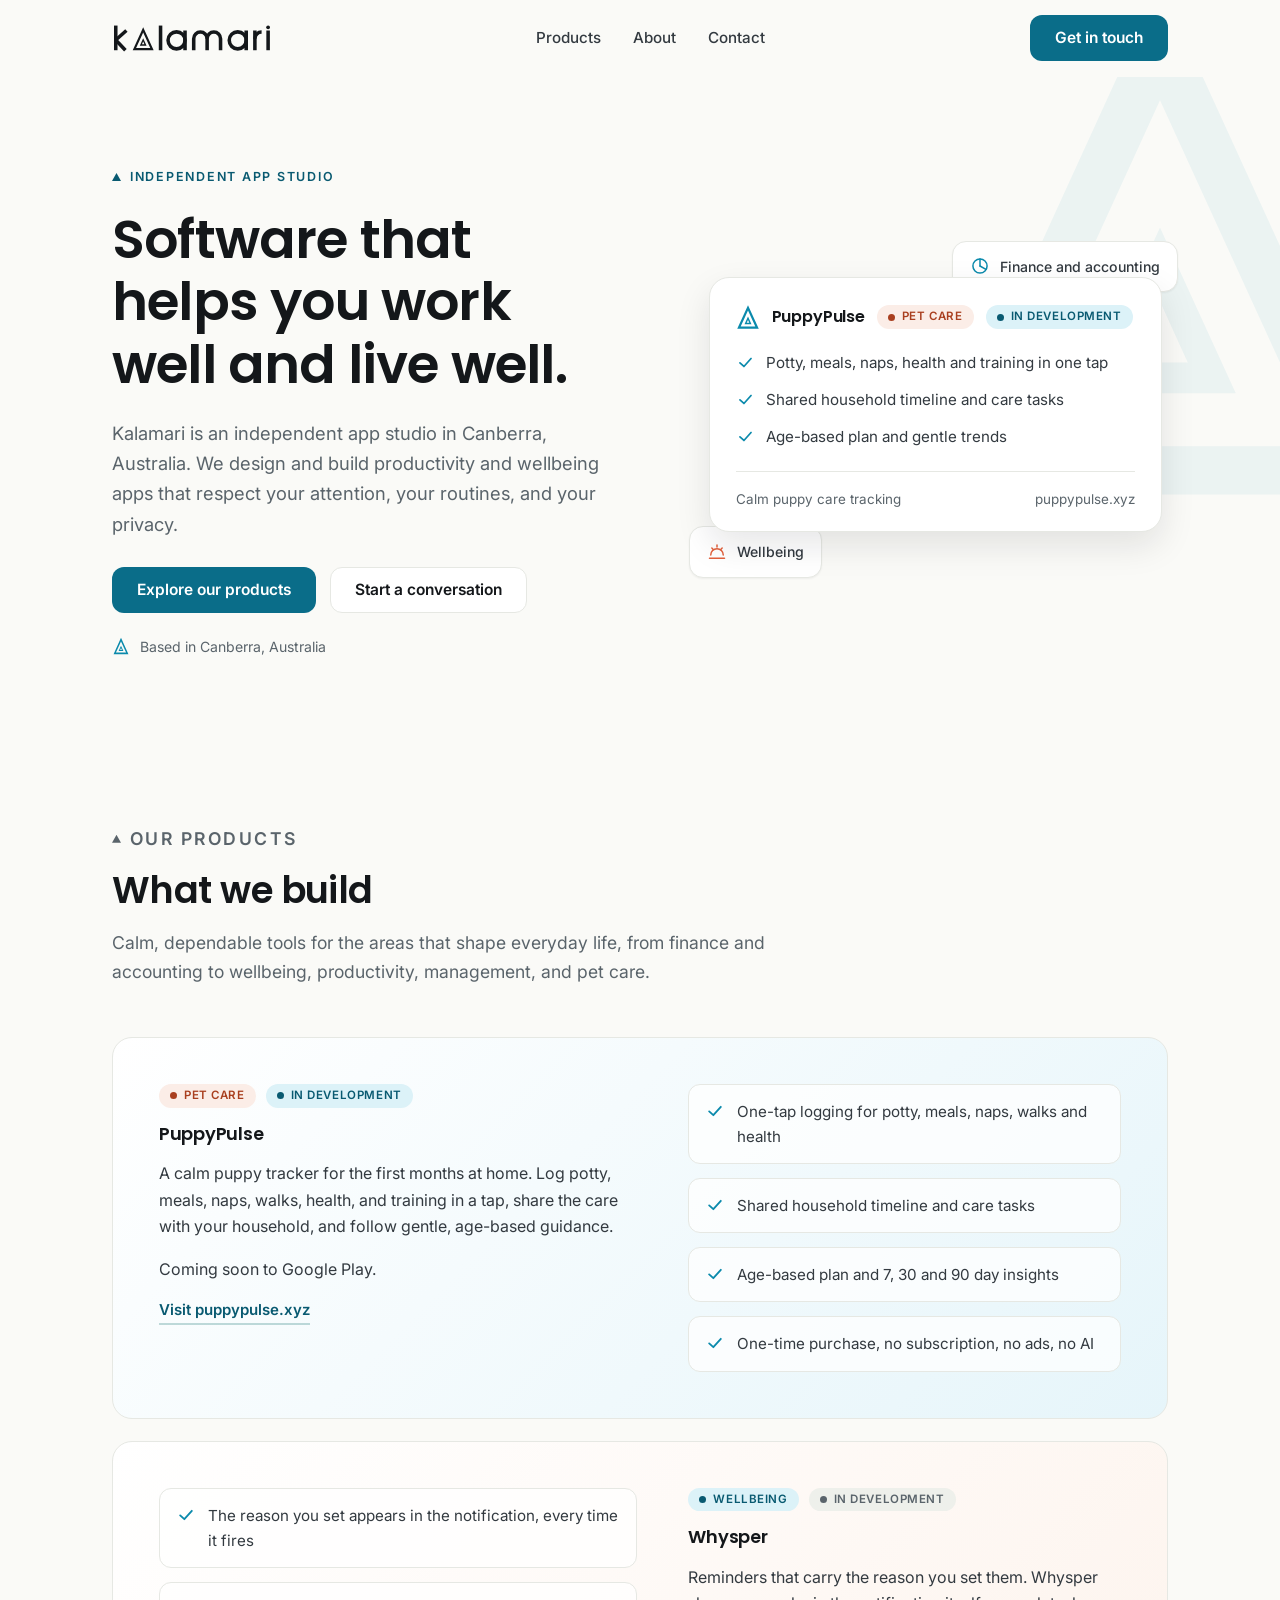
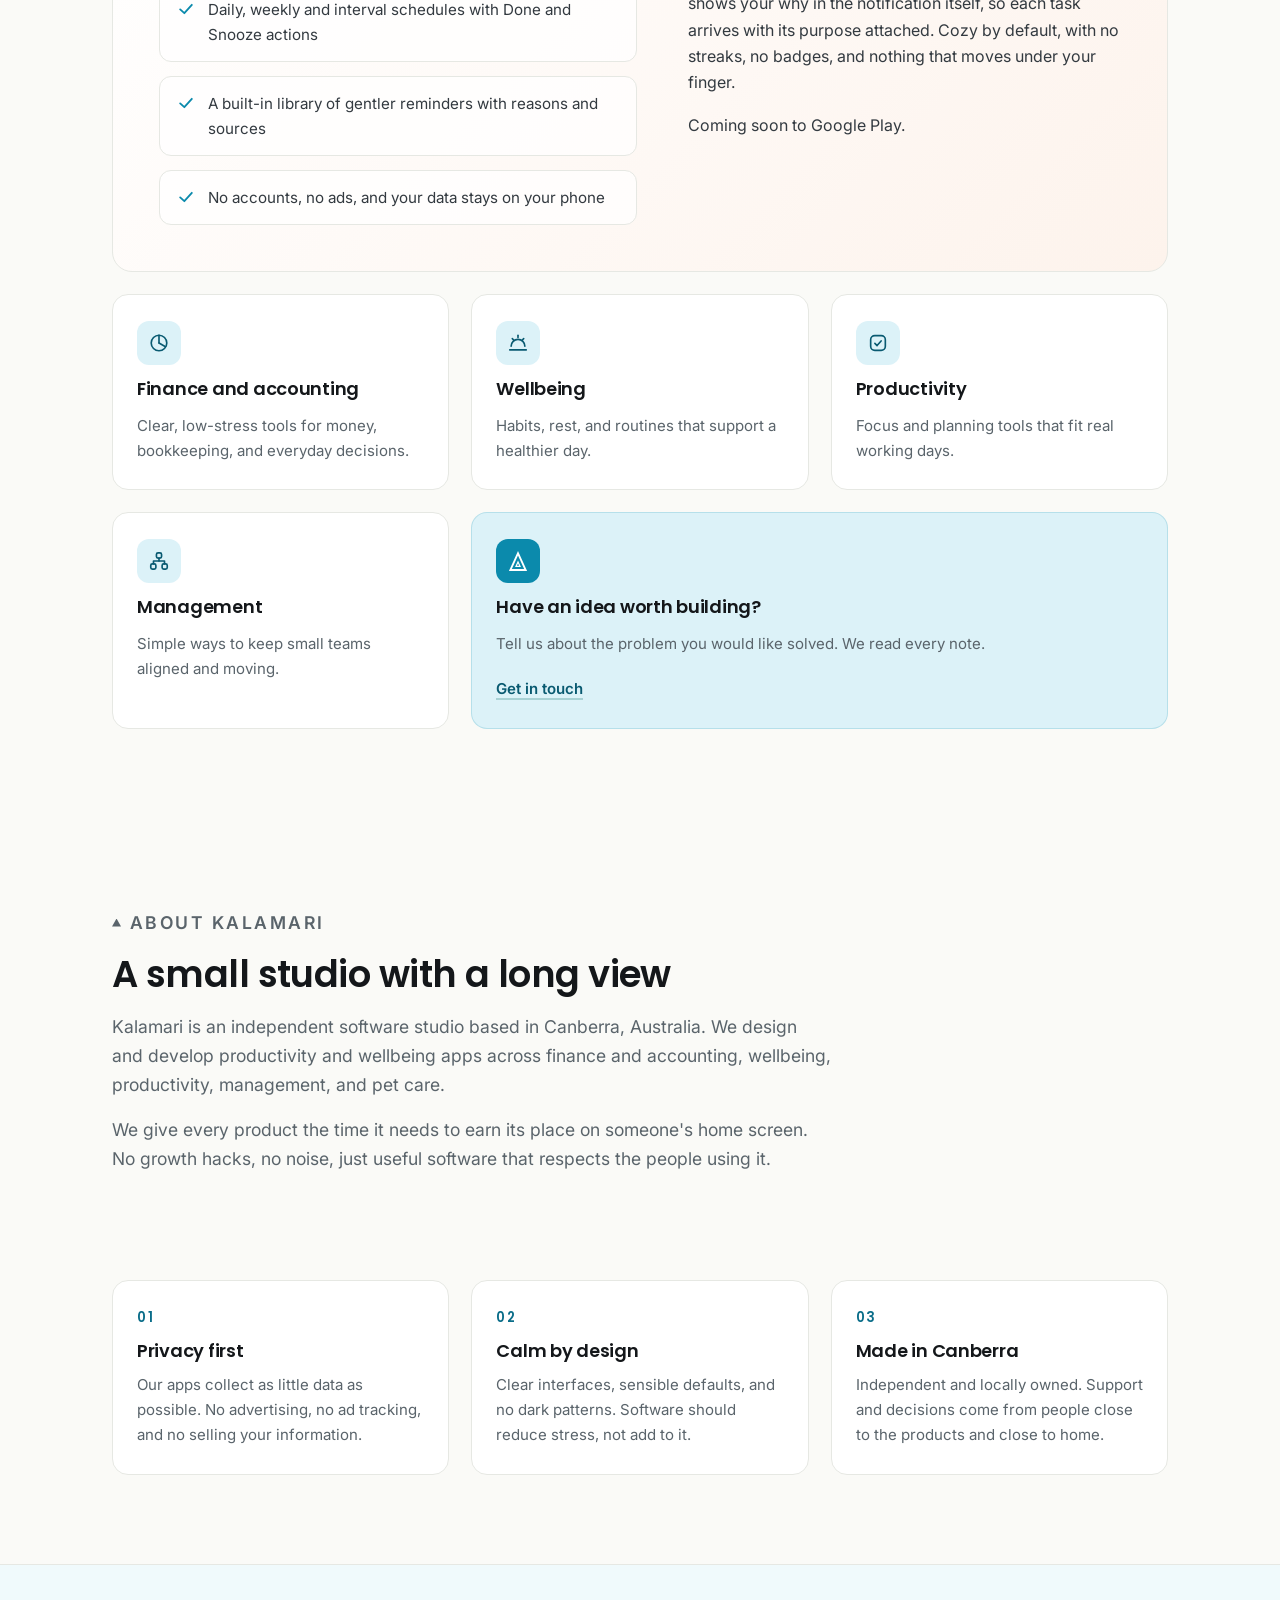
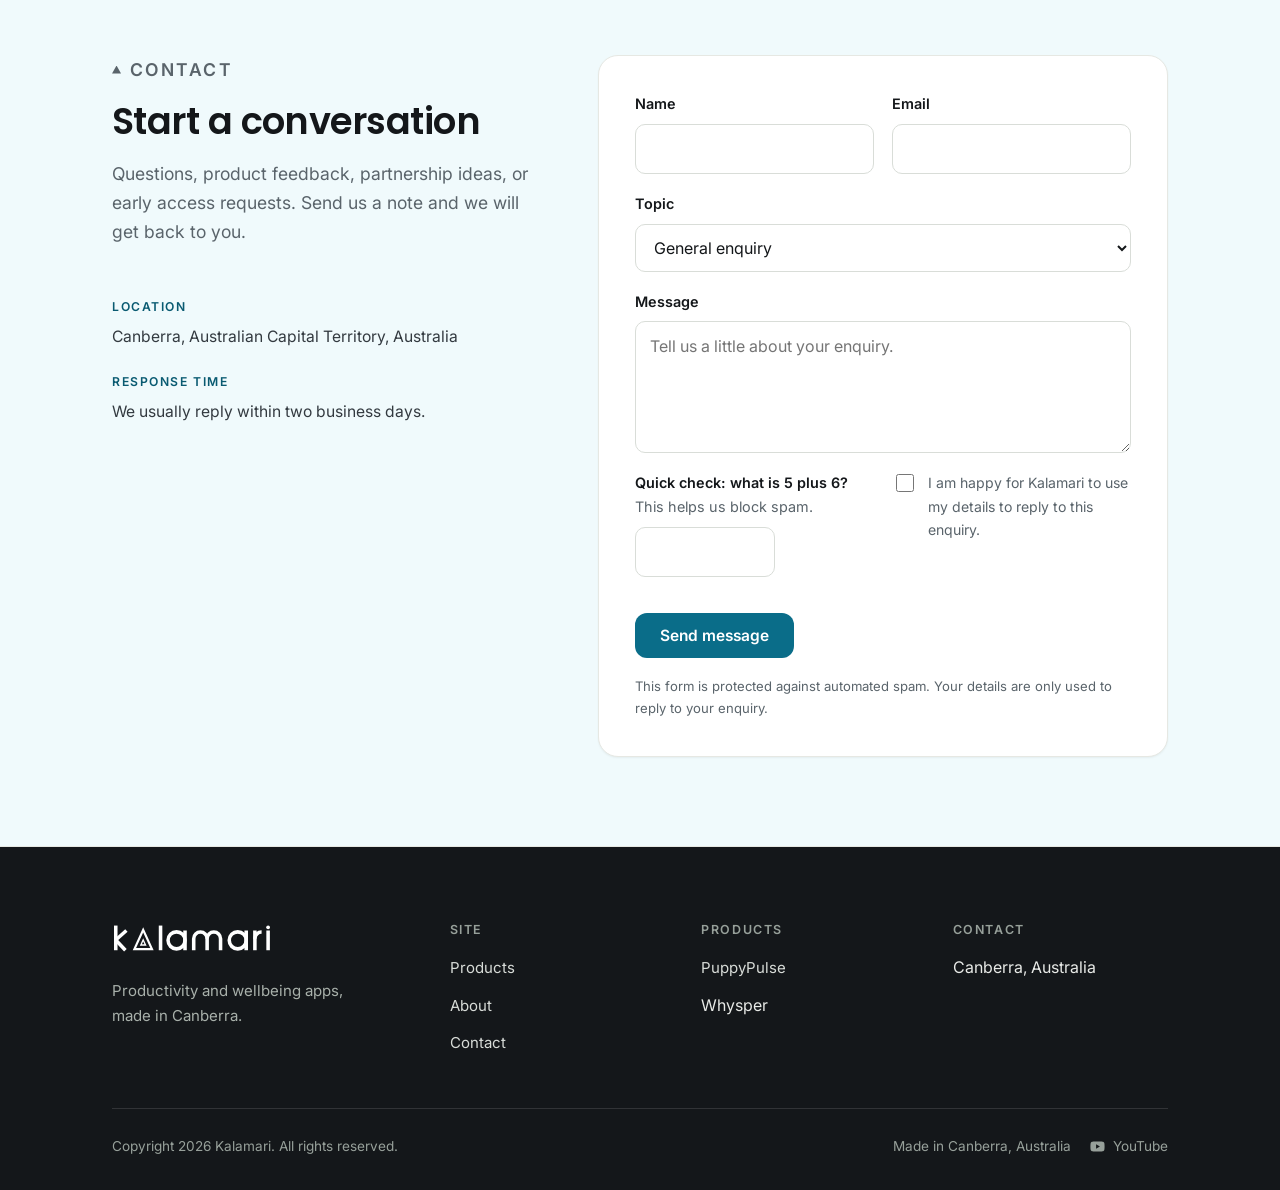
<file: index.html>
<!DOCTYPE html>
<html lang="en-AU">
<head>
  <meta charset="utf-8">
  <meta name="viewport" content="width=device-width, initial-scale=1">
  <title>Kalamari | Productivity and Wellbeing Apps, Canberra</title>
  <meta name="description" content="Kalamari is an independent software studio in Canberra, Australia, building productivity and wellbeing apps, including PuppyPulse and Whysper.">
  <link rel="canonical" href="https://frazzlesprite.github.io/Kalamari/">
  <meta name="author" content="Kalamari">
  <meta name="robots" content="index, follow">

  <meta property="og:type" content="website">
  <meta property="og:site_name" content="Kalamari">
  <meta property="og:locale" content="en_AU">
  <meta property="og:title" content="Kalamari | Productivity and Wellbeing Apps, Canberra">
  <meta property="og:description" content="An independent software studio in Canberra, Australia, building productivity and wellbeing apps, including PuppyPulse and Whysper.">
  <meta property="og:url" content="https://frazzlesprite.github.io/Kalamari/">
  <meta property="og:image" content="https://frazzlesprite.github.io/Kalamari/assets/img/og-image.png">
  <meta property="og:image:width" content="1200">
  <meta property="og:image:height" content="630">
  <meta property="og:image:alt" content="Kalamari, productivity and wellbeing apps made in Canberra">
  <meta name="twitter:card" content="summary_large_image">
  <meta name="twitter:title" content="Kalamari | Productivity and Wellbeing Apps, Canberra">
  <meta name="twitter:description" content="An independent software studio in Canberra, Australia, building productivity and wellbeing apps.">
  <meta name="twitter:image" content="https://frazzlesprite.github.io/Kalamari/assets/img/og-image.png">

  <meta name="theme-color" content="#fafaf7" media="(prefers-color-scheme: light)">
  <meta name="theme-color" content="#14171a" media="(prefers-color-scheme: dark)">
  <meta name="color-scheme" content="light">

  <link rel="icon" href="assets/img/favicon.svg?v=2" type="image/svg+xml">
  <link rel="apple-touch-icon" href="assets/img/apple-touch-icon.png">

  <link rel="preconnect" href="https://fonts.googleapis.com">
  <link rel="preconnect" href="https://fonts.gstatic.com" crossorigin>
  <link href="https://fonts.googleapis.com/css2?family=Inter:wght@400;500;600&family=Poppins:wght@500;600&display=swap" rel="stylesheet">
  <link rel="stylesheet" href="assets/css/styles.css">

  <script>document.documentElement.classList.add("js");</script>

  <script type="application/ld+json">
  {
    "@context": "https://schema.org",
    "@type": "Organization",
    "name": "Kalamari",
    "url": "https://frazzlesprite.github.io/Kalamari/",
    "logo": "https://frazzlesprite.github.io/Kalamari/assets/img/logo.svg",
    "description": "Kalamari is an independent software studio in Canberra, Australia, developing productivity and wellbeing apps across finance and accounting, wellbeing, productivity, management, and pet care.",
    "address": {
      "@type": "PostalAddress",
      "addressLocality": "Canberra",
      "addressRegion": "ACT",
      "addressCountry": "AU"
    },
    "sameAs": [
      "https://puppypulse.xyz",
      "https://www.youtube.com/@kalamari-club"
    ],
    "makesOffer": [
      {
        "@type": "Offer",
        "itemOffered": {
          "@type": "SoftwareApplication",
          "name": "PuppyPulse",
          "description": "A calm puppy tracker for the first months at home, with one-tap logging, a shared household timeline, age-based plans, health records and gentle insights.",
          "applicationCategory": "LifestyleApplication",
          "operatingSystem": "Android",
          "url": "https://puppypulse.xyz"
        }
      },
      {
        "@type": "Offer",
        "itemOffered": {
          "@type": "SoftwareApplication",
          "name": "Whysper",
          "description": "Reminders that carry the reason you set them, with quiet schedules, local-only data, and a calm design for ADHD and autistic users.",
          "applicationCategory": "ProductivityApplication",
          "operatingSystem": "Android"
        }
      }
    ]
  }
  </script>
</head>
<body id="top">
  <a class="skip-link" href="#main">Skip to content</a>

  <header class="site-header">
    <div class="container header-inner">
      <a class="brand" href="#top" aria-label="Kalamari, back to top">
        <svg class="logo-svg" viewBox="-10 2 810 152" aria-hidden="true" focusable="false">
          <g fill="none" stroke="currentColor" stroke-width="18" stroke-linecap="butt" stroke-linejoin="miter">
            <path d="M9 15 V140"/>
            <path d="M9 88 L63 40"/>
            <path d="M9 88 L58 140"/>
            <path d="M236 15 V140"/>
            <path d="M317 47 A43 43 0 1 0 317 133 A43 43 0 1 0 317 47"/>
            <path d="M360 40 V140"/>
            <path d="M404 140 V82 A34 34 0 0 1 472 82 V140"/>
            <path d="M472 82 A34 34 0 0 1 540 82 V140"/>
            <path d="M627 47 A43 43 0 1 0 627 133 A43 43 0 1 0 627 47"/>
            <path d="M670 40 V140"/>
            <path d="M714 40 V140"/>
            <path d="M714 82 A34 34 0 0 1 748 48"/>
            <path d="M781 40 V140"/>
          </g>
          <path fill="currentColor" fill-rule="evenodd" d="M148 24 L201 140 H95 Z M148 50.5 L183.9 129 H112.1 Z M148 79.4 L165.2 117 H130.8 Z M148 96.2 L154.3 110 H141.7 Z"/>
          <circle cx="781" cy="24" r="9.5" fill="currentColor"/>
        </svg>
      </a>

      <nav class="site-nav" id="site-nav" aria-label="Main">
        <ul>
          <li><a href="#products">Products</a></li>
          <li><a href="#about">About</a></li>
          <li><a href="#contact">Contact</a></li>
          <li class="nav-cta"><a class="btn btn--primary" href="#contact">Get in touch</a></li>
        </ul>
      </nav>

      <a class="btn btn--primary header-cta" href="#contact">Get in touch</a>

      <button class="nav-toggle" type="button" aria-expanded="false" aria-controls="site-nav">
        <span class="visually-hidden">Menu</span>
        <svg class="icon-open" viewBox="0 0 24 24" fill="none" stroke="currentColor" stroke-width="2" stroke-linecap="round" aria-hidden="true" focusable="false">
          <path d="M4 7h16"/>
          <path d="M4 12h16"/>
          <path d="M4 17h16"/>
        </svg>
        <svg class="icon-close" viewBox="0 0 24 24" fill="none" stroke="currentColor" stroke-width="2" stroke-linecap="round" aria-hidden="true" focusable="false">
          <path d="M6 6l12 12"/>
          <path d="M18 6L6 18"/>
        </svg>
      </button>
    </div>
  </header>

  <main id="main">
    <section class="hero">
      <svg class="hero-mark" viewBox="-6 -6 118 128" aria-hidden="true" focusable="false">
        <path fill="currentColor" fill-rule="evenodd" d="M53 0 L106 116 H0 Z M53 26.5 L88.9 105 H17.1 Z M53 55.4 L70.2 93 H35.8 Z M53 72.2 L59.3 86 H46.7 Z"/>
      </svg>

      <div class="container hero-grid">
        <div class="hero-copy" data-reveal>
          <p class="eyebrow">Independent app studio</p>
          <h1>Software that helps you work well and live well.</h1>
          <p class="hero-lead">Kalamari is an independent app studio in Canberra, Australia. We design and build productivity and wellbeing apps that respect your attention, your routines, and your privacy.</p>
          <div class="hero-actions">
            <a class="btn btn--primary" href="#products">Explore our products</a>
            <a class="btn btn--ghost" href="#contact">Start a conversation</a>
          </div>
          <p class="hero-note">
            <svg viewBox="-6 -6 118 128" aria-hidden="true" focusable="false">
              <path fill="currentColor" fill-rule="evenodd" d="M53 0 L106 116 H0 Z M53 26.5 L88.9 105 H17.1 Z M53 55.4 L70.2 93 H35.8 Z M53 72.2 L59.3 86 H46.7 Z"/>
            </svg>
            <span>Based in Canberra, Australia</span>
          </p>
        </div>

        <div class="hero-visual" data-reveal data-delay="1">
          <div class="hv-small hv-small--a">
            <svg viewBox="0 0 24 24" fill="none" stroke="currentColor" stroke-width="1.8" stroke-linecap="round" stroke-linejoin="round" aria-hidden="true" focusable="false">
              <circle cx="12" cy="12" r="8.5"/>
              <path d="M12 12V3.5"/>
              <path d="M12 12l7.1 4"/>
            </svg>
            <span>Finance and accounting</span>
          </div>

          <div class="hv-main">
            <div class="hv-head">
              <svg class="hv-mark" viewBox="-6 -6 118 128" aria-hidden="true" focusable="false">
                <path fill="currentColor" fill-rule="evenodd" d="M53 0 L106 116 H0 Z M53 26.5 L88.9 105 H17.1 Z M53 55.4 L70.2 93 H35.8 Z M53 72.2 L59.3 86 H46.7 Z"/>
              </svg>
              <span class="hv-title">PuppyPulse</span>
              <span class="chip chip--coral">Pet care</span>
              <span class="chip">In development</span>
            </div>
            <ul class="hv-list">
              <li>
                <svg viewBox="0 0 24 24" fill="none" stroke="currentColor" stroke-width="2.2" stroke-linecap="round" stroke-linejoin="round" aria-hidden="true" focusable="false">
                  <path d="M5 12.5l5 4.5 9-10"/>
                </svg>
                <span>Potty, meals, naps, health and training in one tap</span>
              </li>
              <li>
                <svg viewBox="0 0 24 24" fill="none" stroke="currentColor" stroke-width="2.2" stroke-linecap="round" stroke-linejoin="round" aria-hidden="true" focusable="false">
                  <path d="M5 12.5l5 4.5 9-10"/>
                </svg>
                <span>Shared household timeline and care tasks</span>
              </li>
              <li>
                <svg viewBox="0 0 24 24" fill="none" stroke="currentColor" stroke-width="2.2" stroke-linecap="round" stroke-linejoin="round" aria-hidden="true" focusable="false">
                  <path d="M5 12.5l5 4.5 9-10"/>
                </svg>
                <span>Age-based plan and gentle trends</span>
              </li>
            </ul>
            <div class="hv-foot">
              <span>Calm puppy care tracking</span>
              <span>puppypulse.xyz</span>
            </div>
          </div>

          <div class="hv-small hv-small--b">
            <svg viewBox="0 0 24 24" fill="none" stroke="currentColor" stroke-width="1.8" stroke-linecap="round" stroke-linejoin="round" aria-hidden="true" focusable="false">
              <path d="M4.5 15.5a7.5 7.5 0 0 1 15 0"/>
              <path d="M12 3.5V6"/>
              <path d="M5.8 7.3L7.5 9"/>
              <path d="M18.2 7.3L16.5 9"/>
              <path d="M3 19.5h18"/>
            </svg>
            <span>Wellbeing</span>
          </div>
        </div>
      </div>
    </section>

    <section class="section" id="products">
      <div class="container">
        <div class="section-head" data-reveal>
          <p class="eyebrow">Our products</p>
          <h2>What we build</h2>
          <p>Calm, dependable tools for the areas that shape everyday life, from finance and accounting to wellbeing, productivity, management, and pet care.</p>
        </div>

        <div class="products-grid">
          <article class="featured" data-reveal>
            <div class="featured-copy">
              <div class="featured-meta">
                <span class="chip chip--coral">Pet care</span>
                <span class="chip">In development</span>
              </div>
              <h3>PuppyPulse</h3>
              <p>A calm puppy tracker for the first months at home. Log potty, meals, naps, walks, health, and training in a tap, share the care with your household, and follow gentle, age-based guidance.</p>
              <p>Coming soon to Google Play.</p>
              <a class="text-link" href="https://puppypulse.xyz" target="_blank" rel="noopener">Visit puppypulse.xyz</a>
            </div>
            <ul class="featured-list">
              <li>
                <svg viewBox="0 0 24 24" fill="none" stroke="currentColor" stroke-width="2.2" stroke-linecap="round" stroke-linejoin="round" aria-hidden="true" focusable="false">
                  <path d="M5 12.5l5 4.5 9-10"/>
                </svg>
                <span>One-tap logging for potty, meals, naps, walks and health</span>
              </li>
              <li>
                <svg viewBox="0 0 24 24" fill="none" stroke="currentColor" stroke-width="2.2" stroke-linecap="round" stroke-linejoin="round" aria-hidden="true" focusable="false">
                  <path d="M5 12.5l5 4.5 9-10"/>
                </svg>
                <span>Shared household timeline and care tasks</span>
              </li>
              <li>
                <svg viewBox="0 0 24 24" fill="none" stroke="currentColor" stroke-width="2.2" stroke-linecap="round" stroke-linejoin="round" aria-hidden="true" focusable="false">
                  <path d="M5 12.5l5 4.5 9-10"/>
                </svg>
                <span>Age-based plan and 7, 30 and 90 day insights</span>
              </li>
              <li>
                <svg viewBox="0 0 24 24" fill="none" stroke="currentColor" stroke-width="2.2" stroke-linecap="round" stroke-linejoin="round" aria-hidden="true" focusable="false">
                  <path d="M5 12.5l5 4.5 9-10"/>
                </svg>
                <span>One-time purchase, no subscription, no ads, no AI</span>
              </li>
            </ul>
          </article>

          <article class="featured featured--flip featured--warm" data-reveal>
            <div class="featured-copy">
              <div class="featured-meta">
                <span class="chip">Wellbeing</span>
                <span class="chip chip--plain">In development</span>
              </div>
              <h3>Whysper</h3>
              <p>Reminders that carry the reason you set them. Whysper shows your why in the notification itself, so each task arrives with its purpose attached. Cozy by default, with no streaks, no badges, and nothing that moves under your finger.</p>
              <p>Coming soon to Google Play.</p>
            </div>
            <ul class="featured-list">
              <li>
                <svg viewBox="0 0 24 24" fill="none" stroke="currentColor" stroke-width="2.2" stroke-linecap="round" stroke-linejoin="round" aria-hidden="true" focusable="false">
                  <path d="M5 12.5l5 4.5 9-10"/>
                </svg>
                <span>The reason you set appears in the notification, every time it fires</span>
              </li>
              <li>
                <svg viewBox="0 0 24 24" fill="none" stroke="currentColor" stroke-width="2.2" stroke-linecap="round" stroke-linejoin="round" aria-hidden="true" focusable="false">
                  <path d="M5 12.5l5 4.5 9-10"/>
                </svg>
                <span>Daily, weekly and interval schedules with Done and Snooze actions</span>
              </li>
              <li>
                <svg viewBox="0 0 24 24" fill="none" stroke="currentColor" stroke-width="2.2" stroke-linecap="round" stroke-linejoin="round" aria-hidden="true" focusable="false">
                  <path d="M5 12.5l5 4.5 9-10"/>
                </svg>
                <span>A built-in library of gentler reminders with reasons and sources</span>
              </li>
              <li>
                <svg viewBox="0 0 24 24" fill="none" stroke="currentColor" stroke-width="2.2" stroke-linecap="round" stroke-linejoin="round" aria-hidden="true" focusable="false">
                  <path d="M5 12.5l5 4.5 9-10"/>
                </svg>
                <span>No accounts, no ads, and your data stays on your phone</span>
              </li>
            </ul>
          </article>

          <article class="p-card" data-reveal>
            <div class="p-icon">
              <svg viewBox="0 0 24 24" fill="none" stroke="currentColor" stroke-width="1.8" stroke-linecap="round" stroke-linejoin="round" aria-hidden="true" focusable="false">
                <circle cx="12" cy="12" r="8.5"/>
                <path d="M12 12V3.5"/>
                <path d="M12 12l7.1 4"/>
              </svg>
            </div>
            <h3>Finance and accounting</h3>
            <p>Clear, low-stress tools for money, bookkeeping, and everyday decisions.</p>
          </article>

          <article class="p-card" data-reveal data-delay="1">
            <div class="p-icon">
              <svg viewBox="0 0 24 24" fill="none" stroke="currentColor" stroke-width="1.8" stroke-linecap="round" stroke-linejoin="round" aria-hidden="true" focusable="false">
                <path d="M4.5 15.5a7.5 7.5 0 0 1 15 0"/>
                <path d="M12 3.5V6"/>
                <path d="M5.8 7.3L7.5 9"/>
                <path d="M18.2 7.3L16.5 9"/>
                <path d="M3 19.5h18"/>
              </svg>
            </div>
            <h3>Wellbeing</h3>
            <p>Habits, rest, and routines that support a healthier day.</p>
          </article>

          <article class="p-card" data-reveal data-delay="2">
            <div class="p-icon">
              <svg viewBox="0 0 24 24" fill="none" stroke="currentColor" stroke-width="1.8" stroke-linecap="round" stroke-linejoin="round" aria-hidden="true" focusable="false">
                <rect x="4" y="4" width="16" height="16" rx="4.5"/>
                <path d="M8.6 12.4l2.4 2.4 4.4-5"/>
              </svg>
            </div>
            <h3>Productivity</h3>
            <p>Focus and planning tools that fit real working days.</p>
          </article>

          <article class="p-card" data-reveal>
            <div class="p-icon">
              <svg viewBox="0 0 24 24" fill="none" stroke="currentColor" stroke-width="1.8" stroke-linecap="round" stroke-linejoin="round" aria-hidden="true" focusable="false">
                <rect x="9.2" y="3.2" width="5.6" height="5.6" rx="1.8"/>
                <rect x="3" y="15.2" width="5.6" height="5.6" rx="1.8"/>
                <rect x="15.4" y="15.2" width="5.6" height="5.6" rx="1.8"/>
                <path d="M12 8.8V12"/>
                <path d="M6 15.2V12h12v3.2"/>
              </svg>
            </div>
            <h3>Management</h3>
            <p>Simple ways to keep small teams aligned and moving.</p>
          </article>

          <article class="p-card p-card--cta p-card--wide" data-reveal data-delay="1">
            <div class="p-icon p-icon--solid">
              <svg viewBox="-6 -6 118 128" aria-hidden="true" focusable="false">
                <path fill="currentColor" fill-rule="evenodd" d="M53 0 L106 116 H0 Z M53 26.5 L88.9 105 H17.1 Z M53 55.4 L70.2 93 H35.8 Z M53 72.2 L59.3 86 H46.7 Z"/>
              </svg>
            </div>
            <h3>Have an idea worth building?</h3>
            <p>Tell us about the problem you would like solved. We read every note.</p>
            <p class="card-foot"><a class="text-link" href="#contact">Get in touch</a></p>
          </article>
        </div>
      </div>
    </section>

    <section class="section" id="about">
      <div class="container about-grid">
        <div class="section-head" data-reveal>
          <p class="eyebrow">About Kalamari</p>
          <h2>A small studio with a long view</h2>
          <p>Kalamari is an independent software studio based in Canberra, Australia. We design and develop productivity and wellbeing apps across finance and accounting, wellbeing, productivity, management, and pet care.</p>
          <p>We give every product the time it needs to earn its place on someone's home screen. No growth hacks, no noise, just useful software that respects the people using it.</p>
        </div>

        <div class="values-grid">
          <article class="value-card" data-reveal>
            <span class="value-index">01</span>
            <h3>Privacy first</h3>
            <p>Our apps collect as little data as possible. No advertising, no ad tracking, and no selling your information.</p>
          </article>
          <article class="value-card" data-reveal data-delay="1">
            <span class="value-index">02</span>
            <h3>Calm by design</h3>
            <p>Clear interfaces, sensible defaults, and no dark patterns. Software should reduce stress, not add to it.</p>
          </article>
          <article class="value-card" data-reveal data-delay="2">
            <span class="value-index">03</span>
            <h3>Made in Canberra</h3>
            <p>Independent and locally owned. Support and decisions come from people close to the products and close to home.</p>
          </article>
        </div>
      </div>
    </section>

    <section class="section contact" id="contact">
      <div class="container contact-grid">
        <div data-reveal>
          <div class="section-head">
            <p class="eyebrow">Contact</p>
            <h2>Start a conversation</h2>
            <p>Questions, product feedback, partnership ideas, or early access requests. Send us a note and we will get back to you.</p>
          </div>

          <ul class="contact-details">
            <li>
              <span class="cd-label">Location</span>
              <span class="cd-value">Canberra, Australian Capital Territory, Australia</span>
            </li>
            <li>
              <span class="cd-label">Response time</span>
              <span class="cd-value">We usually reply within two business days.</span>
            </li>
          </ul>
        </div>

        <div data-reveal data-delay="1">
          <form id="contact-form" class="form-card" novalidate>
            <div class="form-grid">
              <div class="field">
                <label for="field-name">Name</label>
                <input id="field-name" name="name" type="text" autocomplete="name" maxlength="80" required>
                <p class="field-error" id="error-name"></p>
              </div>

              <div class="field">
                <label for="field-email">Email</label>
                <input id="field-email" name="email" type="email" autocomplete="email" maxlength="120" required>
                <p class="field-error" id="error-email"></p>
              </div>

              <div class="field field--full">
                <label for="field-subject">Topic</label>
                <select id="field-subject" name="subject">
                  <option>General enquiry</option>
                  <option>Product feedback</option>
                  <option>Partnership</option>
                  <option>Media and press</option>
                  <option>Support</option>
                </select>
              </div>

              <div class="field field--full">
                <label for="field-message">Message</label>
                <textarea id="field-message" name="message" minlength="10" maxlength="2000" placeholder="Tell us a little about your enquiry." required></textarea>
                <p class="field-error" id="error-message"></p>
              </div>

              <div class="field math-field">
                <label for="field-math">Quick check: what is <span id="math-question">5 plus 3</span>? <span class="field-hint">This helps us block spam.</span></label>
                <input id="field-math" name="math" type="text" inputmode="numeric" pattern="[0-9]*" autocomplete="off" required>
                <p class="field-error" id="error-math"></p>
              </div>

              <div class="field">
                <div class="consent">
                  <input id="field-consent" name="consent" type="checkbox" required>
                  <label for="field-consent">I am happy for Kalamari to use my details to reply to this enquiry.</label>
                </div>
                <p class="field-error" id="error-consent"></p>
              </div>

              <div class="hp-field" aria-hidden="true">
                <label for="field-company">Company</label>
                <input id="field-company" name="company" type="text" tabindex="-1" autocomplete="off">
              </div>
              <input type="hidden" id="field-started" name="started" value="">

              <p class="form-status" id="form-status" role="status" aria-live="polite"></p>

              <div class="form-actions">
                <button class="btn btn--primary" type="submit">Send message</button>
                <noscript>
                  <span class="form-note">JavaScript is required to send this form.</span>
                </noscript>
              </div>

              <p class="form-note">This form is protected against automated spam. Your details are only used to reply to your enquiry.</p>
            </div>
          </form>
        </div>
      </div>
    </section>
  </main>

  <footer class="site-footer">
    <div class="container">
      <div class="footer-grid">
        <div class="footer-brand">
          <a class="brand" href="#top" aria-label="Kalamari, back to top">
            <svg class="logo-svg" viewBox="-10 2 810 152" aria-hidden="true" focusable="false">
              <g fill="none" stroke="currentColor" stroke-width="18" stroke-linecap="butt" stroke-linejoin="miter">
                <path d="M9 15 V140"/>
                <path d="M9 88 L63 40"/>
                <path d="M9 88 L58 140"/>
                <path d="M236 15 V140"/>
                <path d="M317 47 A43 43 0 1 0 317 133 A43 43 0 1 0 317 47"/>
                <path d="M360 40 V140"/>
                <path d="M404 140 V82 A34 34 0 0 1 472 82 V140"/>
                <path d="M472 82 A34 34 0 0 1 540 82 V140"/>
                <path d="M627 47 A43 43 0 1 0 627 133 A43 43 0 1 0 627 47"/>
                <path d="M670 40 V140"/>
                <path d="M714 40 V140"/>
                <path d="M714 82 A34 34 0 0 1 748 48"/>
                <path d="M781 40 V140"/>
              </g>
              <path fill="currentColor" fill-rule="evenodd" d="M148 24 L201 140 H95 Z M148 50.5 L183.9 129 H112.1 Z M148 79.4 L165.2 117 H130.8 Z M148 96.2 L154.3 110 H141.7 Z"/>
              <circle cx="781" cy="24" r="9.5" fill="currentColor"/>
            </svg>
          </a>
          <p class="footer-tagline">Productivity and wellbeing apps, made in Canberra.</p>
        </div>

        <div class="footer-col">
          <h2>Site</h2>
          <ul>
            <li><a href="#products">Products</a></li>
            <li><a href="#about">About</a></li>
            <li><a href="#contact">Contact</a></li>
          </ul>
        </div>

        <div class="footer-col">
          <h2>Products</h2>
          <ul>
            <li><a href="https://puppypulse.xyz" target="_blank" rel="noopener">PuppyPulse</a></li>
            <li>Whysper</li>
          </ul>
        </div>

        <div class="footer-col footer-col--contact">
          <h2>Contact</h2>
          <ul>
            <li>Canberra, Australia</li>
          </ul>
        </div>
      </div>

      <div class="footer-bottom">
        <span>Copyright <span data-year>2026</span> Kalamari. All rights reserved.</span>
        <span class="footer-meta">
          <span>Made in Canberra, Australia</span>
          <a class="footer-soc" href="https://www.youtube.com/@kalamari-club" target="_blank" rel="noopener">
            <svg viewBox="0 0 24 24" aria-hidden="true" focusable="false">
              <path fill="currentColor" fill-rule="evenodd" d="M21.6 7.2a2.6 2.6 0 0 0-1.8-1.8C18.2 5 12 5 12 5s-6.2 0-7.8.4A2.6 2.6 0 0 0 2.4 7.2C2 8.8 2 12 2 12s0 3.2.4 4.8a2.6 2.6 0 0 0 1.8 1.8C5.8 19 12 19 12 19s6.2 0 7.8-.4a2.6 2.6 0 0 0 1.8-1.8c.4-1.6.4-4.8.4-4.8s0-3.2-.4-4.8ZM10 15.2V8.8l5.4 3.2-5.4 3.2Z"/>
            </svg>
            <span>YouTube</span>
          </a>
        </span>
      </div>
    </div>
  </footer>

  <script src="assets/js/main.js"></script>
</body>
</html>
</file>
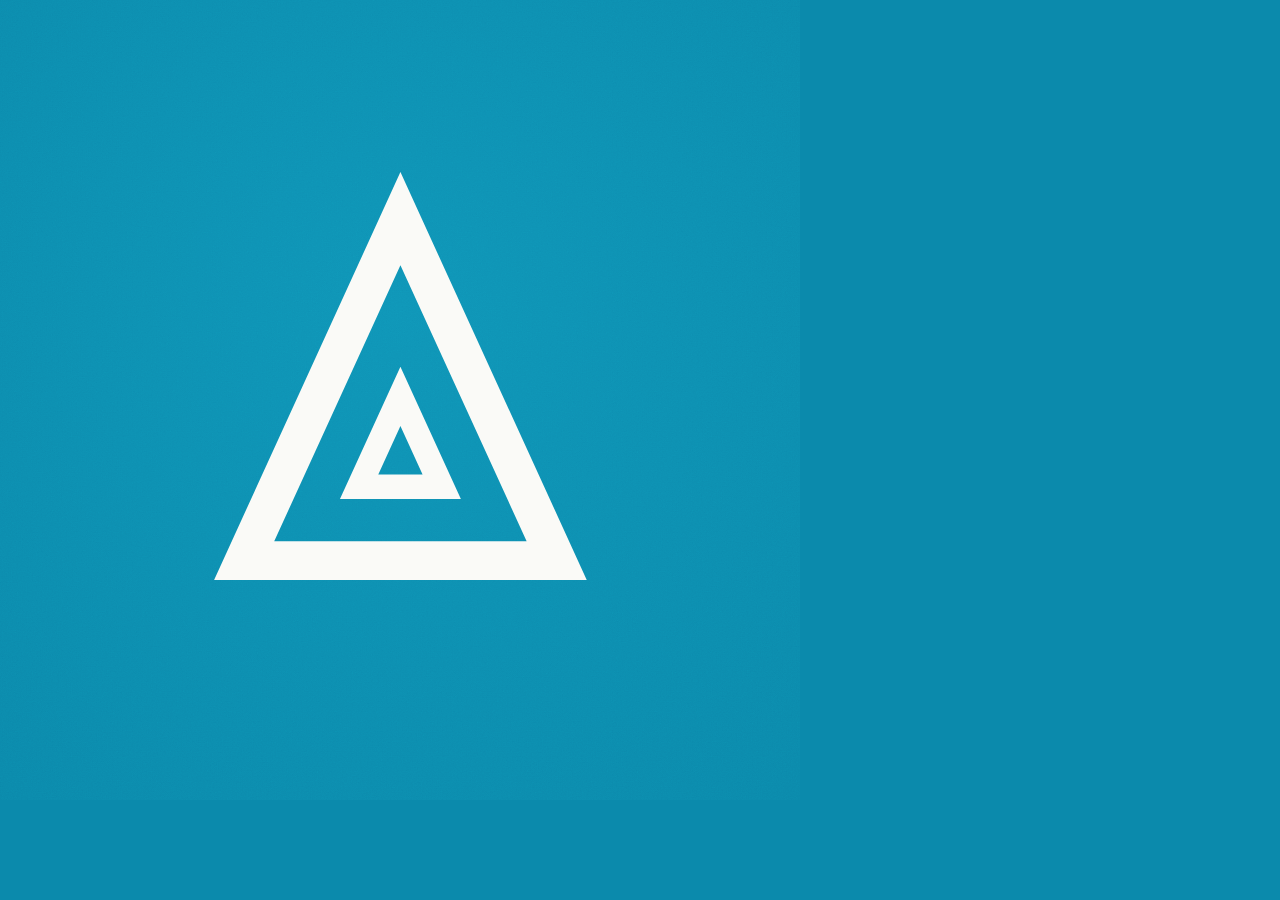
<file: assets/brand/youtube-avatar.html>
<!doctype html>
<!--
  Kalamari — YouTube profile picture (source)

  Canvas: 800 × 800 PNG (YouTube recommends 800 × 800, minimum 98 × 98, 4 MB max).
  YouTube crops the square to a circle, so the mark stays inside the inscribed
  disc: it is 450 px tall, base corners ~346 px from the centre against a 400 px radius.
  Mark paths are copied from assets/img/mark.svg — update both if the mark changes.
-->
<html lang="en-AU">
<head>
<meta charset="utf-8">
<title>Kalamari — YouTube avatar 800 × 800</title>
<style>
  *{margin:0;padding:0;box-sizing:border-box}
  html,body{width:800px;height:800px;overflow:hidden;background:#0b8aac}

  #stage{
    position:relative;width:800px;height:800px;overflow:hidden;
    background:radial-gradient(1000px 1000px at 50% 38%, #0f96b8 0%, #0b8aac 62%, #0a7c9c 100%);
  }

  .layer{position:absolute;inset:0}
  .grain{opacity:.5;mix-blend-mode:overlay;pointer-events:none}

  .mark-wrap{
    position:absolute;inset:0;display:flex;align-items:center;justify-content:center;
  }
  .mark{height:450px;display:block;transform:translateY(-24px)} /* optical, not box, centring */
</style>
</head>
<body>
<div id="stage">
  <div class="layer grain">
    <svg width="100%" height="100%">
      <filter id="n">
        <feTurbulence type="fractalNoise" baseFrequency="0.8" numOctaves="3" stitchTiles="stitch"/>
        <feColorMatrix type="saturate" values="0"/>
      </filter>
      <rect width="100%" height="100%" filter="url(#n)" opacity="0.18"/>
    </svg>
  </div>

  <div class="mark-wrap">
    <svg class="mark" viewBox="-6 -6 118 128" aria-hidden="true" focusable="false">
      <path fill="#FAFAF7" fill-rule="evenodd" d="M53 0 L106 116 H0 Z M53 26.5 L88.9 105 H17.1 Z M53 55.4 L70.2 93 H35.8 Z M53 72.2 L59.3 86 H46.7 Z"/>
    </svg>
  </div>
</div>
</body>
</html>
</file>
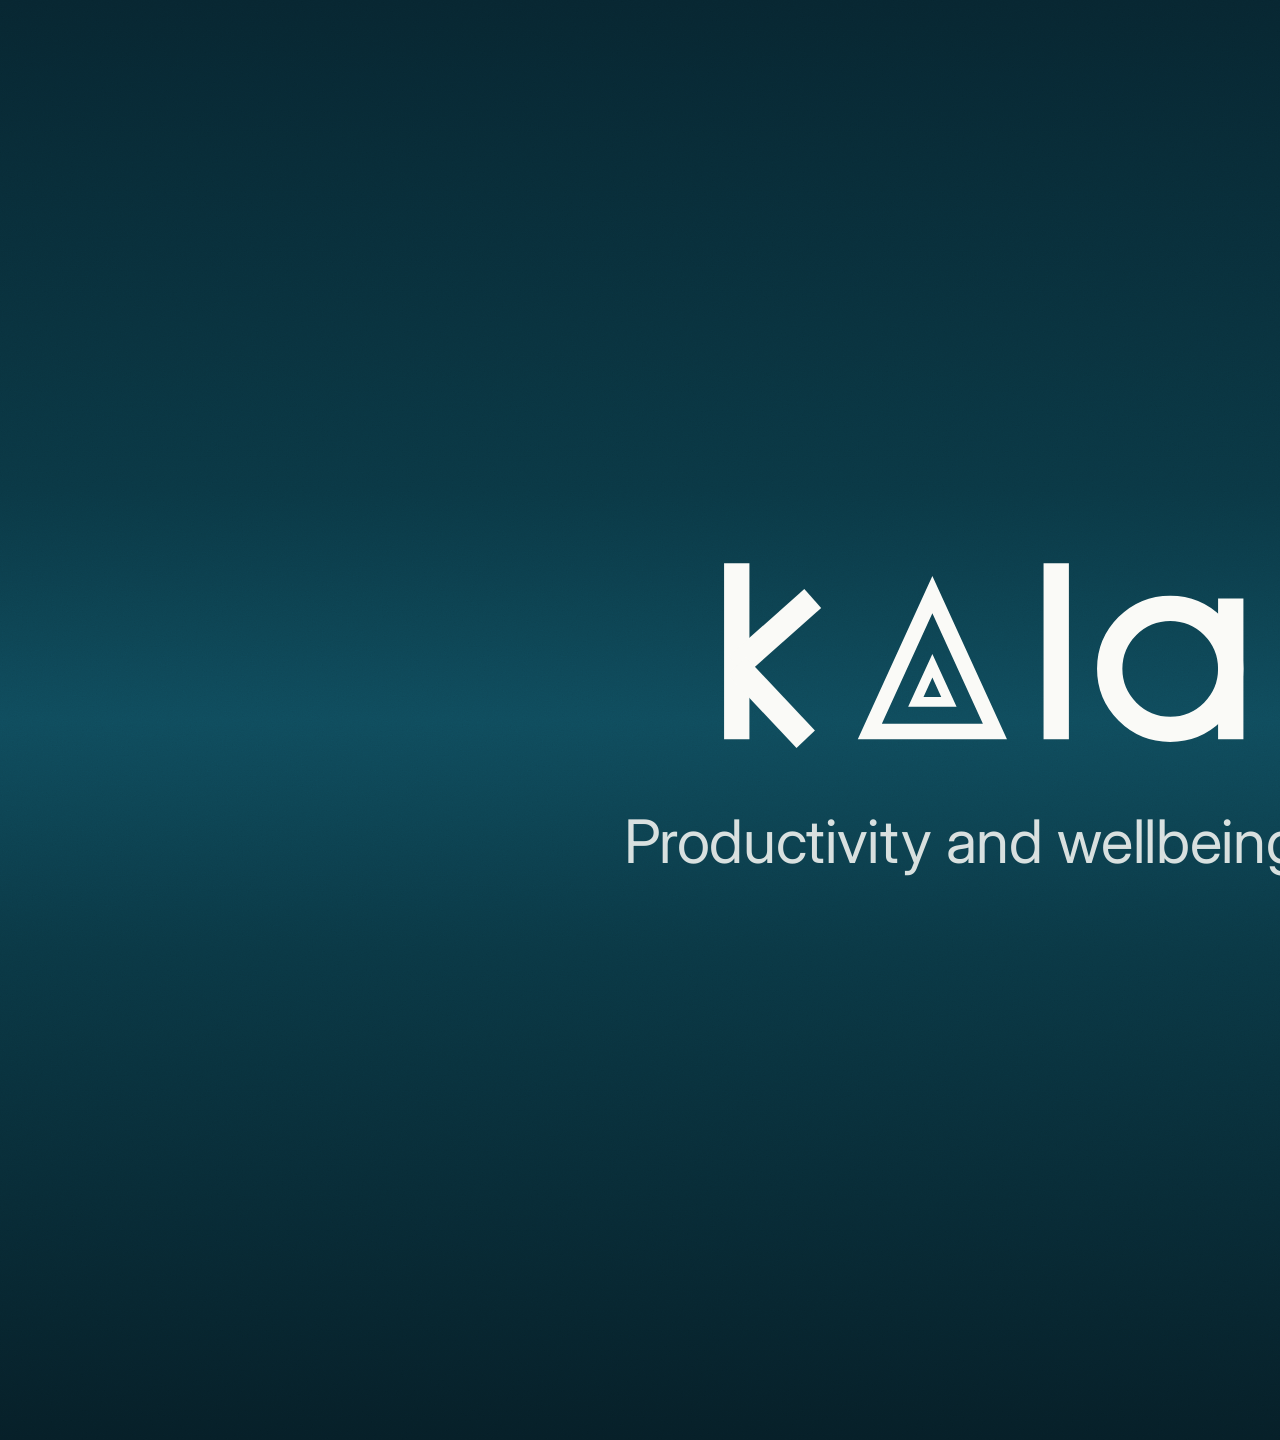
<file: assets/brand/youtube-banner.html>
<!doctype html>
<!--
  Kalamari — YouTube channel banner (source)

  Canvas:      2560 × 1440  (YouTube's recommended upload size, 6 MB max)
  Safe area:   centre 1546 × 423 is the only part guaranteed visible on every
               device (x 507–2053, y 508–931). Everything that matters sits there.
  Visible:     desktop 2560 × 423 · tablet 1855 × 423 · mobile 1546 × 423 · TV 2560 × 1440

  To re-render: open this file at a 2560 × 1440 viewport and screenshot the stage.
  Wordmark paths are copied from assets/img/logo.svg — update both if the logo changes.
-->
<html lang="en-AU">
<head>
<meta charset="utf-8">
<title>Kalamari — YouTube banner 2560 × 1440</title>
<link rel="preconnect" href="https://fonts.gstatic.com" crossorigin>
<link href="https://fonts.googleapis.com/css2?family=Inter:wght@400&display=swap" rel="stylesheet">
<style>
  *{margin:0;padding:0;box-sizing:border-box}
  html,body{width:2560px;height:1440px;overflow:hidden;background:#061f28}

  #stage{
    position:relative;width:2560px;height:1440px;overflow:hidden;
    background:
      linear-gradient(180deg,#072631 0%,#0a3845 34%,#0f4c5d 50%,#0a3845 66%,#061f28 100%);
  }

  /* subtle grain — keeps the gradient from banding after YouTube re-encodes it */
  .layer{position:absolute;inset:0}
  .grain{opacity:.5;mix-blend-mode:overlay;pointer-events:none}

  .lockup{
    position:absolute;inset:0;display:flex;flex-direction:column;
    align-items:center;justify-content:center;
    transform:translateY(-12px);            /* optical centring of the ink, not the boxes */
  }

  .wordmark{width:1140px;display:block}
  .gap{height:52px}

  .tagline{
    font-family:Inter,"Segoe UI",system-ui,sans-serif;
    font-weight:400;font-size:60px;line-height:1;letter-spacing:-.006em;
    color:rgba(250,250,247,.86);white-space:nowrap;
  }
</style>
</head>
<body>
<div id="stage">
  <div class="layer grain">
    <svg width="100%" height="100%">
      <filter id="n">
        <feTurbulence type="fractalNoise" baseFrequency="0.8" numOctaves="3" stitchTiles="stitch"/>
        <feColorMatrix type="saturate" values="0"/>
      </filter>
      <rect width="100%" height="100%" filter="url(#n)" opacity="0.2"/>
    </svg>
  </div>

  <div class="lockup">
    <svg class="wordmark" viewBox="-10 2 810 152" aria-hidden="true" focusable="false">
      <g fill="none" stroke="#FAFAF7" stroke-width="18" stroke-linecap="butt" stroke-linejoin="miter">
        <path d="M9 15 V140"/><path d="M9 88 L63 40"/><path d="M9 88 L58 140"/>
        <path d="M236 15 V140"/>
        <path d="M317 47 A43 43 0 1 0 317 133 A43 43 0 1 0 317 47"/>
        <path d="M360 40 V140"/>
        <path d="M404 140 V82 A34 34 0 0 1 472 82 V140"/>
        <path d="M472 82 A34 34 0 0 1 540 82 V140"/>
        <path d="M627 47 A43 43 0 1 0 627 133 A43 43 0 1 0 627 47"/>
        <path d="M670 40 V140"/><path d="M714 40 V140"/>
        <path d="M714 82 A34 34 0 0 1 748 48"/>
        <path d="M781 40 V140"/>
      </g>
      <path fill="#FAFAF7" fill-rule="evenodd" d="M148 24 L201 140 H95 Z M148 50.5 L183.9 129 H112.1 Z M148 79.4 L165.2 117 H130.8 Z M148 96.2 L154.3 110 H141.7 Z"/>
      <circle cx="781" cy="24" r="9.5" fill="#FAFAF7"/>
    </svg>

    <div class="gap"></div>

    <p class="tagline">Productivity and wellbeing apps, made in Canberra.</p>
  </div>
</div>
</body>
</html>
</file>
<file: assets/css/styles.css>
/* Kalamari brand stylesheet */

:root {
  --ink: #14171a;
  --ink-2: #333a40;
  --muted: #5a646b;
  --paper: #fafaf7;
  --surface: #ffffff;
  --line: #e6e8e3;
  --blue: #0b8aac;
  --blue-strong: #0a6d89;
  --blue-deep: #095a71;
  --blue-tint: #dcf2f8;
  --blue-band: #f0fafc;
  --coral: #e2603c;
  --coral-deep: #a93f1f;
  --coral-tint: #fbede7;
  --error: #b3261e;
  --radius: 16px;
  --radius-lg: 20px;
  --shadow-sm: 0 1px 2px rgba(20, 23, 26, 0.05);
  --shadow-md: 0 14px 34px rgba(20, 23, 26, 0.1);
  --font-heading: "Poppins", "Century Gothic", "Segoe UI", system-ui, sans-serif;
  --font-body: "Inter", "Segoe UI", system-ui, -apple-system, sans-serif;
  --container: 1120px;
}

*,
*::before,
*::after {
  box-sizing: border-box;
}

html {
  -webkit-text-size-adjust: 100%;
  scroll-padding-top: 96px;
}

@media (prefers-reduced-motion: no-preference) {
  html {
    scroll-behavior: smooth;
  }
}

body {
  margin: 0;
  background: var(--paper);
  color: var(--ink-2);
  font-family: var(--font-body);
  font-size: 1rem;
  line-height: 1.65;
  -webkit-font-smoothing: antialiased;
  text-rendering: optimizeLegibility;
}

::selection {
  background: var(--blue-tint);
  color: var(--ink);
}

h1,
h2,
h3,
h4 {
  margin: 0;
  font-family: var(--font-heading);
  font-weight: 600;
  line-height: 1.16;
  letter-spacing: -0.015em;
  color: var(--ink);
}

h1 {
  font-size: clamp(2.1rem, 1.35rem + 3.4vw, 3.35rem);
}

h2 {
  font-size: clamp(1.6rem, 1.25rem + 1.7vw, 2.3rem);
}

h3 {
  font-size: 1.12rem;
}

p {
  margin: 0;
}

a {
  color: var(--blue-deep);
}

ul {
  margin: 0;
  padding: 0;
}

img,
svg {
  display: block;
  max-width: 100%;
}

:focus-visible {
  outline: 3px solid rgba(11, 138, 172, 0.5);
  outline-offset: 2px;
  border-radius: 4px;
}

.container {
  max-width: var(--container);
  margin-inline: auto;
  padding-inline: clamp(20px, 4vw, 32px);
}

.section {
  padding-block: clamp(56px, 7vw, 96px);
}

.section-head {
  max-width: 720px;
  display: grid;
  gap: 16px;
  margin-bottom: clamp(32px, 4vw, 52px);
}

.section-head p {
  color: var(--muted);
  font-size: clamp(1rem, 0.97rem + 0.25vw, 1.1rem);
}

.eyebrow {
  display: inline-flex;
  align-items: center;
  gap: 9px;
  font-family: var(--font-body);
  font-size: 0.78rem;
  font-weight: 600;
  letter-spacing: 0.14em;
  text-transform: uppercase;
  color: var(--blue-deep);
}

.eyebrow::before {
  content: "";
  width: 9px;
  height: 8px;
  background: currentColor;
  clip-path: polygon(50% 0, 100% 100%, 0 100%);
}

.skip-link {
  position: absolute;
  left: 16px;
  top: -60px;
  z-index: 100;
  padding: 12px 18px;
  background: var(--ink);
  color: #fff;
  border-radius: 10px;
  text-decoration: none;
  transition: top 0.2s ease;
}

.skip-link:focus {
  top: 12px;
}

.visually-hidden {
  position: absolute;
  width: 1px;
  height: 1px;
  margin: -1px;
  padding: 0;
  overflow: hidden;
  clip: rect(0 0 0 0);
  white-space: nowrap;
  border: 0;
}

.btn {
  display: inline-flex;
  align-items: center;
  justify-content: center;
  gap: 10px;
  padding: 14px 24px;
  border: 1px solid transparent;
  border-radius: 12px;
  font-family: var(--font-body);
  font-size: 0.97rem;
  font-weight: 600;
  line-height: 1;
  text-decoration: none;
  cursor: pointer;
  transition: background-color 0.18s ease, border-color 0.18s ease, color 0.18s ease, transform 0.18s ease;
}

.btn:active {
  transform: translateY(1px);
}

.btn--primary {
  background: var(--blue-strong);
  color: #fff;
}

.btn--primary:hover {
  background: var(--blue-deep);
}

.btn--ghost {
  background: var(--surface);
  border-color: var(--line);
  color: var(--ink);
}

.btn--ghost:hover {
  border-color: #cfd4cd;
  background: #f4f5f1;
}

.btn--light {
  background: #fff;
  color: var(--ink);
}

.btn--light:hover {
  background: var(--blue-tint);
}

.chip {
  display: inline-flex;
  align-items: center;
  gap: 7px;
  padding: 6px 11px;
  border-radius: 999px;
  background: var(--blue-tint);
  color: var(--blue-deep);
  font-size: 0.72rem;
  font-weight: 600;
  letter-spacing: 0.05em;
  line-height: 1;
  text-transform: uppercase;
  white-space: nowrap;
}

.chip::before {
  content: "";
  width: 7px;
  height: 7px;
  border-radius: 50%;
  background: currentColor;
}

.chip--coral {
  background: var(--coral-tint);
  color: var(--coral-deep);
}

.chip--plain {
  background: #eef0eb;
  color: var(--muted);
}

/* Header */

.site-header {
  position: sticky;
  top: 0;
  z-index: 50;
  background: rgba(250, 250, 247, 0.92);
  backdrop-filter: blur(10px);
  border-bottom: 1px solid transparent;
  transition: border-color 0.2s ease, box-shadow 0.2s ease;
}

.site-header.is-scrolled {
  border-bottom-color: var(--line);
  box-shadow: 0 10px 30px rgba(20, 23, 26, 0.06);
}

.header-inner {
  display: flex;
  align-items: center;
  justify-content: space-between;
  gap: 20px;
  min-height: 76px;
}

.brand {
  display: inline-flex;
  align-items: center;
  color: var(--ink);
  text-decoration: none;
}

.logo-svg {
  height: 30px;
  width: auto;
}

.site-nav ul {
  display: flex;
  align-items: center;
  gap: 4px;
  list-style: none;
}

.site-nav a {
  display: inline-block;
  padding: 10px 14px;
  border-radius: 10px;
  color: var(--ink-2);
  font-size: 0.95rem;
  font-weight: 500;
  text-decoration: none;
  transition: background-color 0.16s ease, color 0.16s ease;
}

.site-nav a:hover {
  background: rgba(20, 23, 26, 0.05);
  color: var(--ink);
}

.nav-cta {
  display: none;
}

.nav-toggle {
  display: none;
  width: 44px;
  height: 44px;
  padding: 0;
  border: 1px solid var(--line);
  border-radius: 12px;
  background: var(--surface);
  color: var(--ink);
  cursor: pointer;
}

.nav-toggle svg {
  width: 20px;
  height: 20px;
  margin-inline: auto;
}

.nav-toggle .icon-close {
  display: none;
}

.nav-toggle[aria-expanded="true"] .icon-open {
  display: none;
}

.nav-toggle[aria-expanded="true"] .icon-close {
  display: block;
}

/* Hero */

.hero {
  position: relative;
  overflow: hidden;
  padding-block: clamp(52px, 7vw, 100px) clamp(48px, 6vw, 84px);
}

.hero-mark {
  position: absolute;
  top: -120px;
  right: -140px;
  width: 520px;
  color: var(--blue);
  opacity: 0.06;
  pointer-events: none;
}

.hero-grid {
  position: relative;
  display: grid;
  grid-template-columns: 1.05fr 0.95fr;
  gap: clamp(36px, 6vw, 76px);
  align-items: center;
}

.hero-copy {
  display: grid;
  gap: 22px;
  justify-items: start;
}

.hero-lead {
  max-width: 36rem;
  color: var(--muted);
  font-size: clamp(1.02rem, 0.98rem + 0.3vw, 1.15rem);
}

.hero-actions {
  display: flex;
  flex-wrap: wrap;
  gap: 14px;
  margin-top: 6px;
}

.hero-note {
  display: flex;
  align-items: center;
  gap: 10px;
  color: var(--muted);
  font-size: 0.88rem;
}

.hero-note svg {
  flex: none;
  width: 18px;
  height: 18px;
  color: var(--blue);
}

.hero-visual {
  position: relative;
  padding: 30px 6px 46px;
}

.hv-main {
  position: relative;
  z-index: 2;
  padding: 26px 26px 20px;
  background: var(--surface);
  border: 1px solid var(--line);
  border-radius: var(--radius-lg);
  box-shadow: var(--shadow-md);
}

.hv-head {
  display: flex;
  align-items: center;
  gap: 12px;
  flex-wrap: wrap;
}

.hv-mark {
  width: 24px;
  color: var(--blue);
}

.hv-title {
  font-family: var(--font-heading);
  font-weight: 600;
  color: var(--ink);
  letter-spacing: -0.01em;
}

.hv-list {
  display: grid;
  gap: 12px;
  margin-top: 20px;
  list-style: none;
}

.hv-list li {
  display: flex;
  align-items: flex-start;
  gap: 11px;
  color: var(--ink-2);
  font-size: 0.95rem;
}

.hv-list svg {
  flex: none;
  width: 19px;
  height: 19px;
  margin-top: 3px;
  color: var(--blue);
}

.hv-foot {
  display: flex;
  align-items: center;
  justify-content: space-between;
  gap: 12px;
  margin-top: 22px;
  padding-top: 16px;
  border-top: 1px solid var(--line);
  color: var(--muted);
  font-size: 0.84rem;
}

.hv-small {
  position: absolute;
  z-index: 1;
  display: flex;
  align-items: center;
  gap: 10px;
  padding: 13px 17px;
  background: var(--surface);
  border: 1px solid var(--line);
  border-radius: 14px;
  box-shadow: var(--shadow-sm);
  color: var(--ink-2);
  font-size: 0.88rem;
  font-weight: 500;
}

.hv-small svg {
  width: 20px;
  height: 20px;
  color: var(--blue);
}

.hv-small--a {
  top: -6px;
  right: -10px;
}

.hv-small--b {
  left: -14px;
  bottom: 0;
}

.hv-small--b svg {
  color: var(--coral);
}

/* Products */

.products-grid {
  display: grid;
  grid-template-columns: repeat(3, 1fr);
  gap: 22px;
}

.featured {
  grid-column: 1 / -1;
  display: grid;
  grid-template-columns: 1.05fr 0.95fr;
  gap: clamp(28px, 4vw, 56px);
  padding: clamp(28px, 4vw, 46px);
  background: linear-gradient(135deg, #ffffff 0%, #e6f5fa 100%);
  border: 1px solid var(--line);
  border-radius: var(--radius-lg);
}

.featured--flip .featured-copy {
  order: 2;
}

.featured--flip .featured-list {
  order: 1;
}

.featured--warm {
  background: linear-gradient(135deg, #ffffff 0%, #fdf3ec 100%);
}

.featured-copy {
  display: grid;
  gap: 16px;
  align-content: start;
  justify-items: start;
}

.featured-meta {
  display: flex;
  align-items: center;
  gap: 10px;
  flex-wrap: wrap;
}

.featured-copy p {
  color: var(--ink-2);
  max-width: 34rem;
}

.featured-list {
  display: grid;
  gap: 14px;
  align-content: center;
  list-style: none;
}

.featured-list li {
  display: flex;
  align-items: flex-start;
  gap: 12px;
  padding: 14px 16px;
  background: rgba(255, 255, 255, 0.75);
  border: 1px solid var(--line);
  border-radius: 12px;
  color: var(--ink-2);
  font-size: 0.95rem;
}

.featured-list svg {
  flex: none;
  width: 20px;
  height: 20px;
  margin-top: 2px;
  color: var(--blue);
}

.p-card {
  display: flex;
  flex-direction: column;
  gap: 14px;
  padding: 26px 24px;
  background: var(--surface);
  border: 1px solid var(--line);
  border-radius: var(--radius);
  transition: transform 0.18s ease, box-shadow 0.18s ease, border-color 0.18s ease;
}

@media (prefers-reduced-motion: no-preference) {
  .p-card:hover {
    transform: translateY(-3px);
  }
}

.p-card:hover {
  box-shadow: var(--shadow-md);
  border-color: #d8ded7;
}

.p-icon {
  display: grid;
  place-items: center;
  width: 44px;
  height: 44px;
  border-radius: 12px;
  background: var(--blue-tint);
  color: var(--blue-deep);
}

.p-icon svg {
  width: 22px;
  height: 22px;
}

.p-icon--solid {
  background: var(--blue);
  color: #fff;
}

.p-card--cta {
  background: var(--blue-tint);
  border-color: rgba(11, 138, 172, 0.18);
}

.p-card--cta:hover {
  border-color: rgba(11, 138, 172, 0.4);
}

.p-card--wide {
  grid-column: span 2;
}

.p-card p {
  color: var(--muted);
  font-size: 0.94rem;
}

.p-card .card-foot {
  margin-top: auto;
  padding-top: 6px;
}

.text-link {
  font-weight: 600;
  font-size: 0.94rem;
  text-decoration: none;
  border-bottom: 2px solid rgba(11, 110, 104, 0.25);
  transition: border-color 0.16s ease;
}

.text-link:hover {
  border-bottom-color: var(--blue-deep);
}

/* About and values */

.about-grid {
  display: grid;
  gap: clamp(32px, 5vw, 56px);
}

.values-grid {
  display: grid;
  grid-template-columns: repeat(3, 1fr);
  gap: 22px;
}

.value-card {
  padding: 26px 24px;
  background: var(--surface);
  border: 1px solid var(--line);
  border-radius: var(--radius);
  display: grid;
  gap: 12px;
  align-content: start;
}

.value-index {
  font-family: var(--font-heading);
  font-size: 0.82rem;
  font-weight: 600;
  letter-spacing: 0.12em;
  color: var(--blue-strong);
}

.value-card p {
  color: var(--muted);
  font-size: 0.94rem;
}

/* Contact */

.contact {
  background: var(--blue-band);
  border-top: 1px solid var(--line);
  border-bottom: 1px solid var(--line);
}

.contact-grid {
  display: grid;
  grid-template-columns: 0.85fr 1.15fr;
  gap: clamp(36px, 5vw, 72px);
  align-items: start;
}

.contact-details {
  display: grid;
  gap: 22px;
  list-style: none;
  margin-top: 8px;
}

.cd-label {
  display: block;
  margin-bottom: 6px;
  font-size: 0.76rem;
  font-weight: 600;
  letter-spacing: 0.13em;
  text-transform: uppercase;
  color: var(--blue-deep);
}

.cd-value {
  color: var(--ink-2);
  font-size: 0.98rem;
}

.cd-value a {
  font-weight: 600;
}

.form-card {
  padding: clamp(24px, 3vw, 36px);
  background: var(--surface);
  border: 1px solid var(--line);
  border-radius: var(--radius-lg);
  box-shadow: var(--shadow-sm);
}

.form-grid {
  display: grid;
  grid-template-columns: 1fr 1fr;
  gap: 18px;
}

.field {
  display: grid;
  gap: 8px;
}

.field--full {
  grid-column: 1 / -1;
}

.field label {
  font-size: 0.9rem;
  font-weight: 600;
  color: var(--ink);
}

.field-hint {
  font-weight: 400;
  color: var(--muted);
}

.field input,
.field select,
.field textarea {
  width: 100%;
  padding: 12px 14px;
  border: 1px solid #d9ddd8;
  border-radius: 10px;
  background: var(--surface);
  color: var(--ink);
  font-family: var(--font-body);
  font-size: 1rem;
  line-height: 1.5;
  transition: border-color 0.16s ease, box-shadow 0.16s ease;
}

.field textarea {
  min-height: 132px;
  resize: vertical;
}

.field input:focus,
.field select:focus,
.field textarea:focus {
  outline: none;
  border-color: var(--blue);
  box-shadow: 0 0 0 3px rgba(11, 138, 172, 0.16);
}

.field input[aria-invalid="true"],
.field textarea[aria-invalid="true"],
.field input[aria-invalid="true"]:focus,
.field textarea[aria-invalid="true"]:focus {
  border-color: var(--error);
  box-shadow: 0 0 0 3px rgba(179, 38, 30, 0.12);
}

.field-error {
  min-height: 0;
  color: var(--error);
  font-size: 0.84rem;
}

.field-error:empty {
  display: none;
}

.math-field input {
  max-width: 140px;
}

.consent {
  display: flex;
  align-items: flex-start;
  gap: 11px;
  grid-column: 1 / -1;
  color: var(--muted);
  font-size: 0.88rem;
}

.consent input {
  width: 18px;
  height: 18px;
  margin-top: 3px;
  accent-color: var(--blue-strong);
  flex: none;
}

.consent label {
  font-weight: 400;
  font-size: 0.88rem;
  color: var(--muted);
  cursor: pointer;
}

.form-actions {
  grid-column: 1 / -1;
  display: flex;
  align-items: center;
  gap: 16px;
  flex-wrap: wrap;
}

.form-status {
  grid-column: 1 / -1;
  margin: 0;
  font-size: 0.94rem;
}

.form-status--ok {
  color: var(--blue-deep);
  font-weight: 500;
}

.form-status--error {
  color: var(--error);
  font-weight: 500;
}

.form-note {
  grid-column: 1 / -1;
  color: var(--muted);
  font-size: 0.82rem;
}

.hp-field {
  position: absolute;
  left: -9999px;
  width: 1px;
  height: 1px;
  overflow: hidden;
}

/* Footer */

.site-footer {
  background: var(--ink);
  color: #e8eae7;
  padding-block: clamp(48px, 6vw, 76px) 32px;
}

.site-footer .logo-svg {
  height: 30px;
  color: #fff;
}

.footer-grid {
  display: grid;
  grid-template-columns: 1.4fr 1fr 1fr 1fr;
  gap: 36px;
}

.footer-tagline {
  margin-top: 18px;
  max-width: 30ch;
  color: #a8b0aa;
  font-size: 0.94rem;
}

.footer-col h2 {
  margin-bottom: 16px;
  font-family: var(--font-body);
  font-size: 0.78rem;
  font-weight: 600;
  letter-spacing: 0.13em;
  text-transform: uppercase;
  color: #97a09a;
}

.footer-col ul {
  list-style: none;
  display: grid;
  gap: 11px;
}

.footer-col a {
  color: #d8dcd8;
  font-size: 0.94rem;
  text-decoration: none;
  transition: color 0.16s ease;
}

.footer-col a:hover {
  color: #fff;
  text-decoration: underline;
}

.footer-bottom {
  display: flex;
  align-items: center;
  justify-content: space-between;
  gap: 16px;
  flex-wrap: wrap;
  margin-top: 52px;
  padding-top: 26px;
  border-top: 1px solid rgba(255, 255, 255, 0.12);
  color: #97a09a;
  font-size: 0.85rem;
}

.footer-meta {
  display: inline-flex;
  align-items: center;
  flex-wrap: wrap;
  gap: 18px;
}

.footer-soc {
  display: inline-flex;
  align-items: center;
  gap: 7px;
  color: #97a09a;
  text-decoration: none;
  transition: color 0.16s ease;
}

.footer-soc svg {
  display: block;
  width: 17px;
  height: 17px;
}

.footer-soc:hover {
  color: #fff;
  text-decoration: underline;
  text-underline-offset: 3px;
}

/* 404 */

.error-page {
  min-height: 70vh;
  display: grid;
  place-items: center;
  text-align: center;
  padding-block: clamp(64px, 10vw, 120px);
}

.error-inner {
  display: grid;
  justify-items: center;
  gap: 18px;
  max-width: 34rem;
}

.error-inner .logo-svg {
  height: 34px;
  color: var(--ink);
}

.error-inner .error-code {
  font-family: var(--font-heading);
  font-size: clamp(3.4rem, 8vw, 5rem);
  font-weight: 600;
  line-height: 1;
  color: var(--blue);
  letter-spacing: -0.02em;
}

.error-inner p {
  color: var(--muted);
}

/* Reveal on scroll */

html.js [data-reveal] {
  opacity: 0;
  transform: translateY(16px);
  transition: opacity 0.6s ease, transform 0.6s ease;
}

html.js [data-reveal].is-visible {
  opacity: 1;
  transform: none;
}

html.js .delay-1 {
  transition-delay: 0.08s;
}

html.js .delay-2 {
  transition-delay: 0.16s;
}

html.js .delay-3 {
  transition-delay: 0.24s;
}

@media (prefers-reduced-motion: reduce) {
  html.js [data-reveal],
  html.js [data-reveal].is-visible {
    opacity: 1;
    transform: none;
    transition: none;
  }
}

/* Responsive */

@media (max-width: 1024px) {
  .products-grid {
    grid-template-columns: repeat(2, 1fr);
  }

  .values-grid {
    grid-template-columns: repeat(3, 1fr);
  }

  .footer-grid {
    grid-template-columns: 1.4fr 1fr 1fr;
  }

  .footer-col--contact {
    grid-column: 1 / -1;
  }
}

@media (max-width: 880px) {
  .nav-toggle {
    display: grid;
    place-items: center;
  }

  .header-cta {
    display: none;
  }

  .site-nav {
    position: absolute;
    left: 0;
    right: 0;
    top: 100%;
    display: none;
    padding: 12px clamp(20px, 4vw, 32px) 24px;
    background: var(--surface);
    border-bottom: 1px solid var(--line);
    box-shadow: 0 24px 40px rgba(20, 23, 26, 0.1);
  }

  .site-nav.is-open {
    display: block;
  }

  .site-nav ul {
    flex-direction: column;
    align-items: stretch;
    gap: 2px;
  }

  .site-nav a {
    padding: 13px 14px;
    font-size: 1rem;
  }

  .nav-cta {
    display: block;
    margin-top: 14px;
  }

  .nav-cta .btn {
    width: 100%;
  }

  .hero-grid,
  .featured,
  .contact-grid {
    grid-template-columns: 1fr;
  }

  .featured--flip .featured-copy,
  .featured--flip .featured-list {
    order: 0;
  }

  .hero-visual {
    padding: 18px 0 8px;
  }

  .hv-small {
    display: none;
  }

  .hero-mark {
    width: 380px;
    top: -90px;
    right: -130px;
  }

  .values-grid {
    grid-template-columns: 1fr;
  }
}

@media (max-width: 720px) {
  .products-grid {
    grid-template-columns: 1fr;
  }

  .p-card--wide {
    grid-column: auto;
  }

  .form-grid {
    grid-template-columns: 1fr;
  }

  .footer-grid {
    grid-template-columns: 1fr 1fr;
  }

  .footer-col ul {
    gap: 4px;
  }

  .footer-col a {
    display: inline-block;
    padding-block: 6px;
  }

  .footer-brand {
    grid-column: 1 / -1;
  }
}

@media (max-width: 480px) {
  .logo-svg {
    height: 26px;
  }

  .footer-grid {
    grid-template-columns: 1fr;
  }

  .hero-actions .btn {
    width: 100%;
  }
}
</file>
